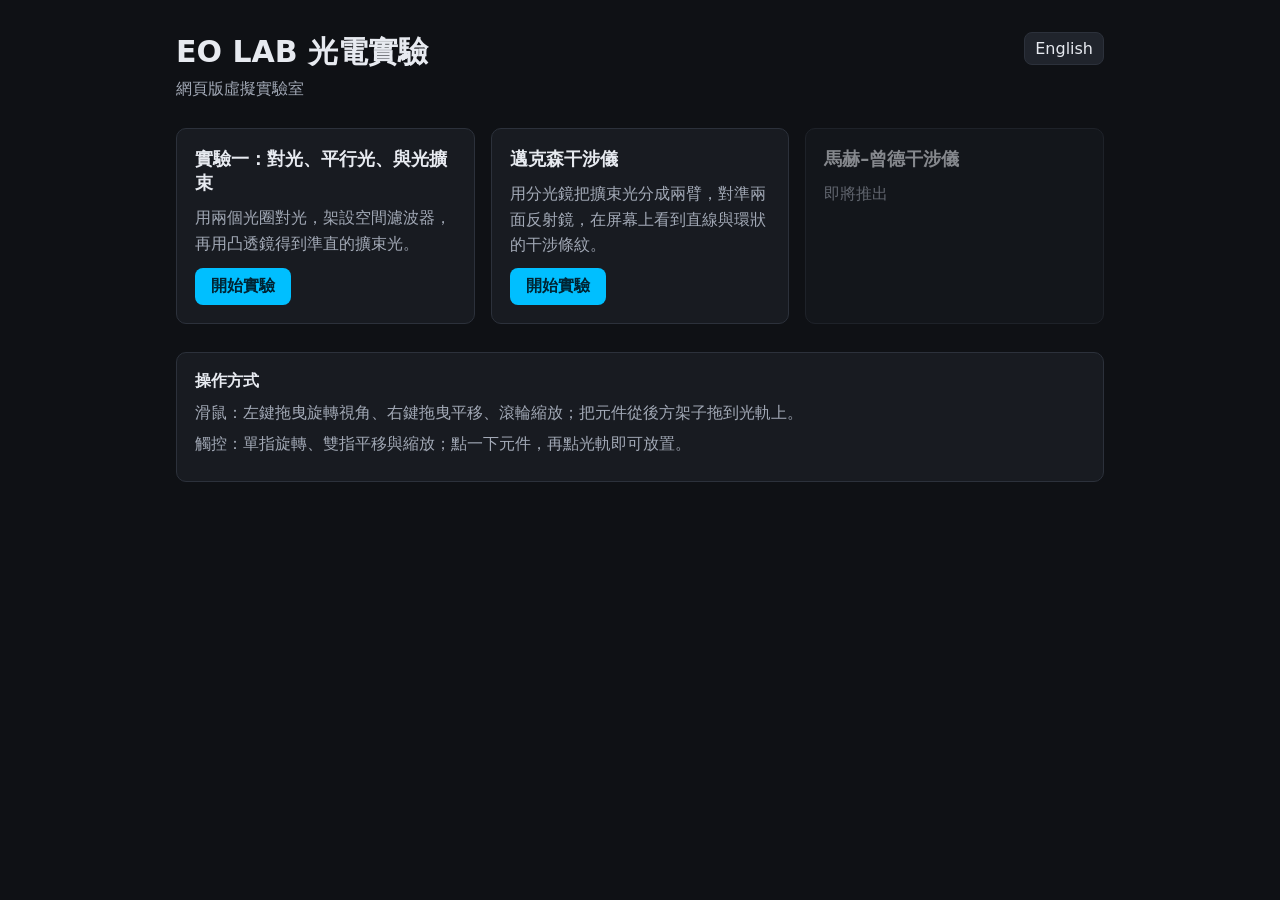
<file: index.html>
<!doctype html>
<html lang="zh-Hant-TW">
<head>
  <meta charset="utf-8">
  <meta name="viewport" content="width=device-width, initial-scale=1">
  <title>EO LAB</title>
  <link rel="stylesheet" href="./css/style.css">
</head>
<body class="lobby-page">
  <main class="lobby">
    <header class="lobby-header">
      <div>
        <h1 data-i18n="app.title"></h1>
        <p class="lobby-subtitle" data-i18n="lobby.subtitle"></p>
      </div>
      <button type="button" class="lang-btn"></button>
    </header>
    <section class="cards">
      <article class="card">
        <h2 data-i18n="lobby.exp1.title"></h2>
        <p data-i18n="lobby.exp1.body"></p>
        <a class="card-action" href="./laser.html" data-i18n="lobby.start"></a>
      </article>
      <article class="card">
        <h2 data-i18n="lobby.michelson.title"></h2>
        <p data-i18n="lobby.michelson.body"></p>
        <a class="card-action" href="./michelson.html" data-i18n="lobby.start"></a>
      </article>
      <article class="card disabled" aria-disabled="true">
        <h2 data-i18n="lobby.mz.title"></h2>
        <p data-i18n="lobby.comingLater"></p>
      </article>
    </section>
    <section class="controls-guide">
      <h2 data-i18n="lobby.controls.title"></h2>
      <p data-i18n="lobby.controls.mouse"></p>
      <p data-i18n="lobby.controls.touch"></p>
    </section>
  </main>
  <script type="module" src="./js/lobby.js"></script>
</body>
</html>
</file>
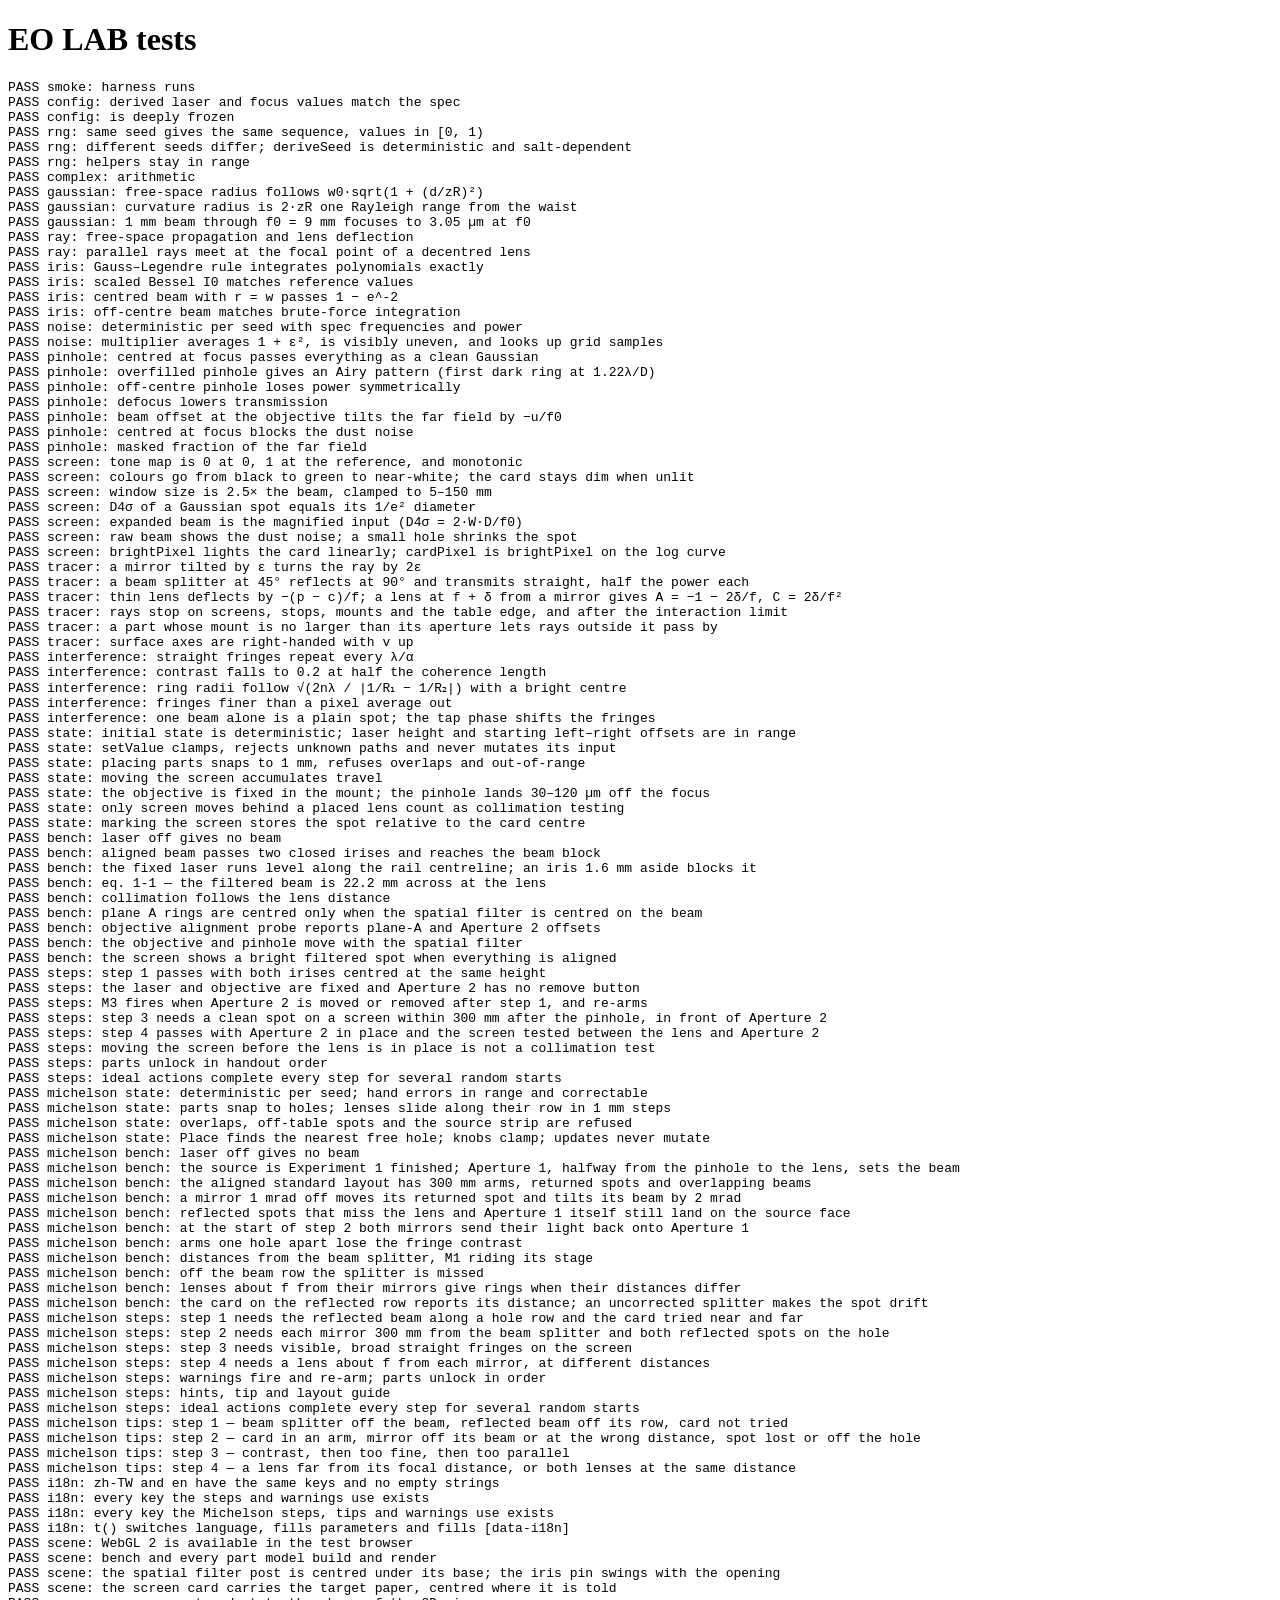
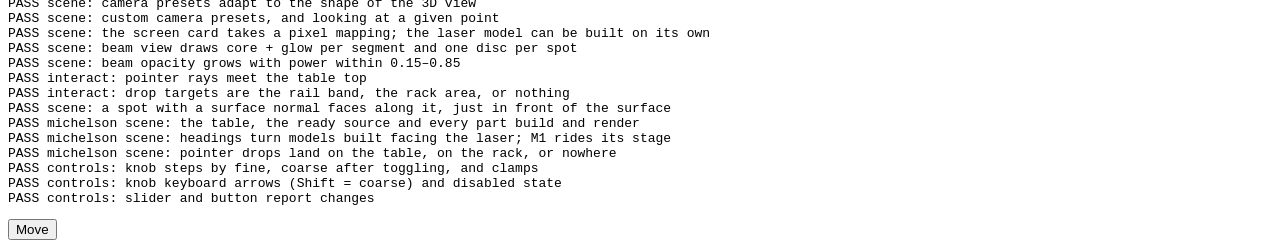
<file: tests/index.html>
<!doctype html>
<html lang="en">
<head>
  <meta charset="utf-8">
  <title>EO LAB tests</title>
  <script type="importmap">
    { "imports": { "three": "../js/vendor/three.module.min.js", "three/addons/": "../js/vendor/addons/" } }
  </script>
</head>
<body>
  <h1>EO LAB tests</h1>
  <pre id="results">running…</pre>
  <div id="sandbox"></div>
  <script type="module">
    import { run, reportFatal } from './harness.js';
    try {
      await import('./all.js');
    } catch (error) {
      reportFatal(error);
    }
    await run({ filter: new URLSearchParams(location.search).get('filter') ?? '' });
  </script>
</body>
</html>
</file>
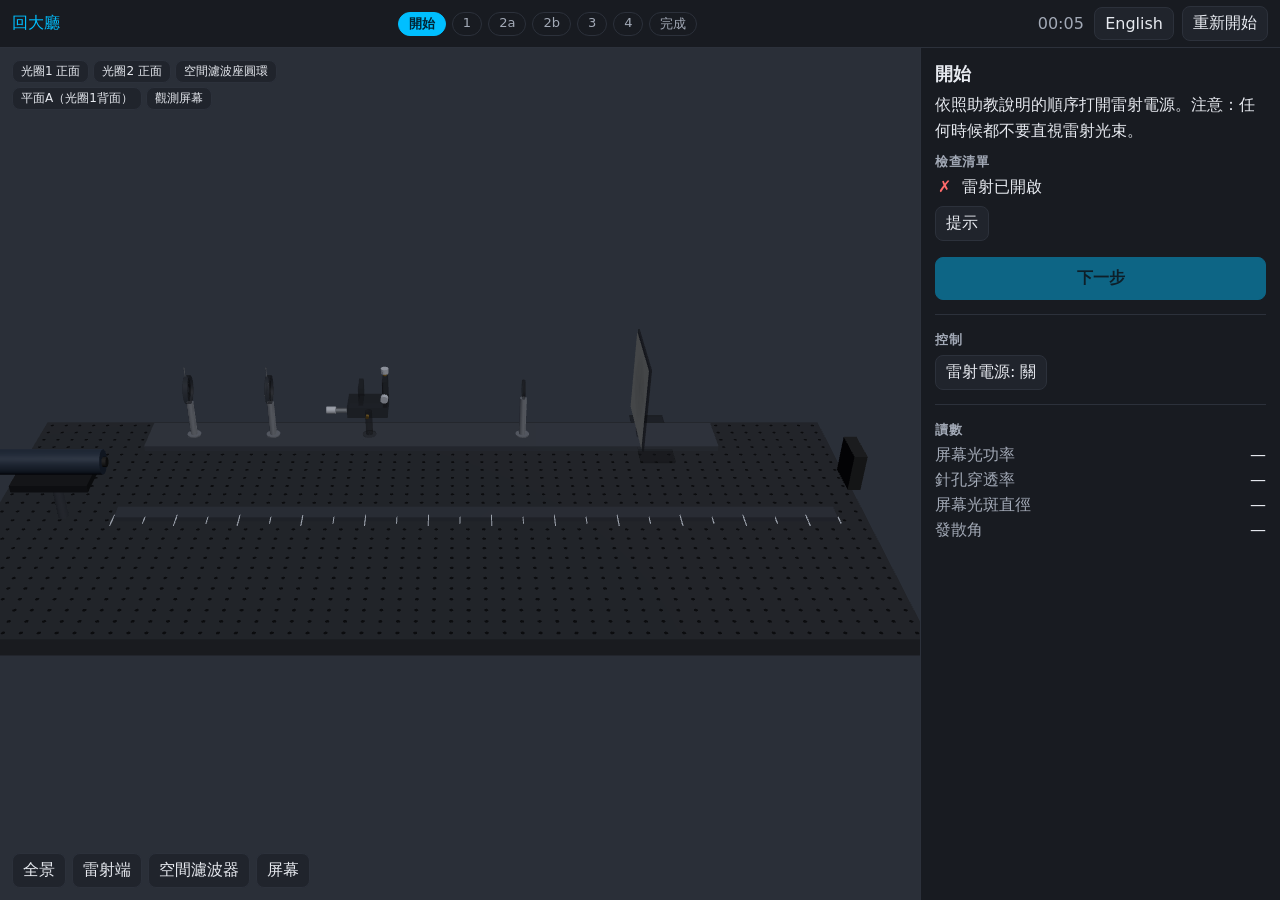
<file: laser.html>
<!doctype html>
<html lang="zh-Hant-TW">
<head>
  <meta charset="utf-8">
  <meta name="viewport" content="width=device-width, initial-scale=1">
  <title>EO LAB · 實驗一</title>
  <link rel="stylesheet" href="./css/style.css">
  <script>
    window.eolab = { ready: false, errors: [] };
    window.addEventListener('error', (e) => window.eolab.errors.push(String(e.message || e)));
    window.addEventListener('unhandledrejection', (e) => window.eolab.errors.push(String((e.reason && e.reason.message) || e.reason)));
  </script>
  <script type="importmap">
    { "imports": { "three": "./js/vendor/three.module.min.js", "three/addons/": "./js/vendor/addons/" } }
  </script>
</head>
<body class="lab-page">
  <header class="topbar">
    <a class="topbar-back" href="./index.html" data-i18n="ui.back"></a>
    <ol class="progress"></ol>
    <div class="topbar-actions">
      <span class="timer" role="timer">00:00</span>
      <button type="button" class="lang-btn"></button>
      <button type="button" class="restart-btn" data-i18n="ui.restart"></button>
    </div>
  </header>
  <main class="lab">
    <div class="viewport" id="viewport"></div>
    <div class="nowebgl" hidden data-i18n="ui.noWebgl"></div>
    <div class="camera-presets" id="camera-presets"></div>
    <div class="insets" id="insets"></div>
    <aside class="panel" id="panel"></aside>
  </main>
  <script type="module" src="./js/app.js"></script>
</body>
</html>
</file>
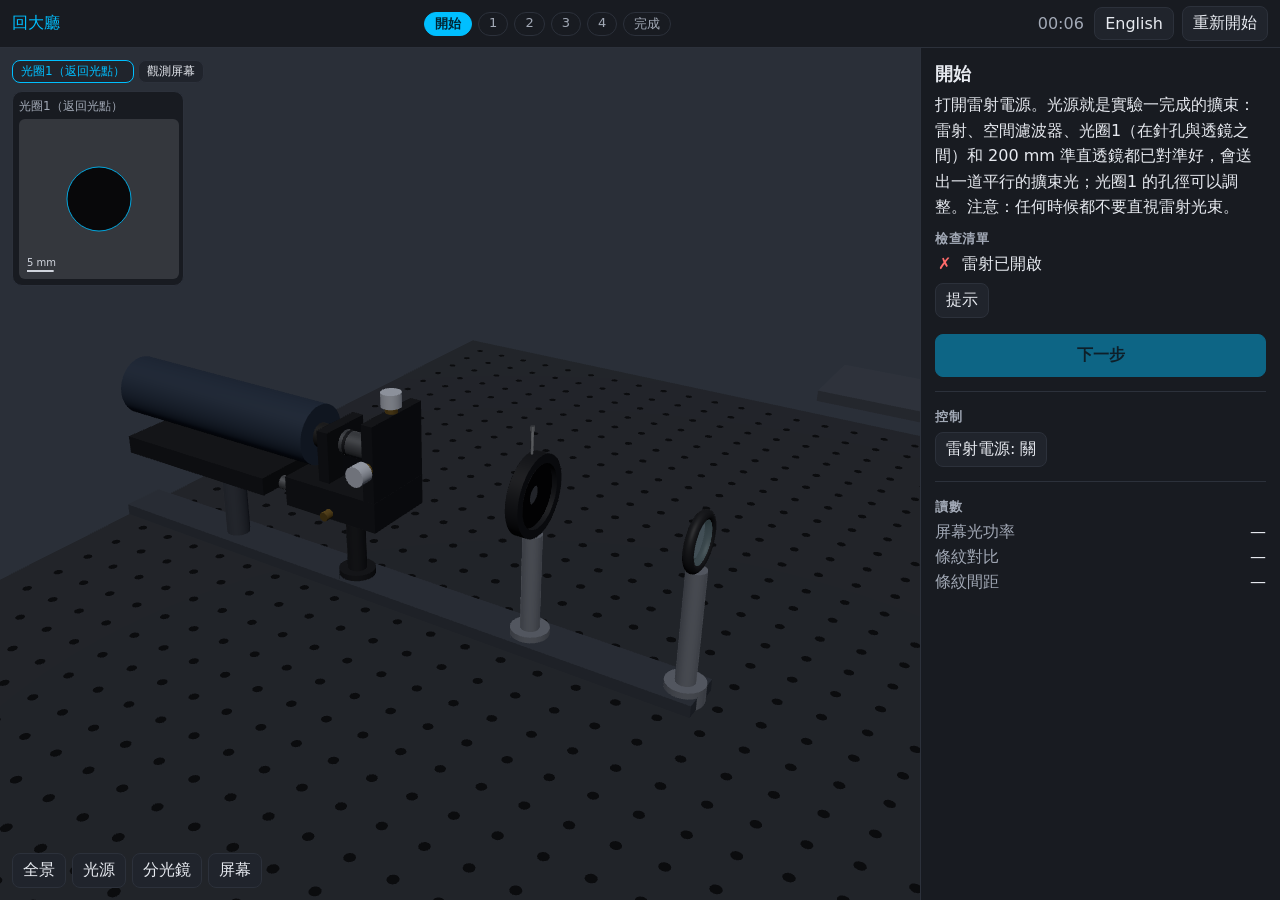
<file: michelson.html>
<!doctype html>
<html lang="zh-Hant-TW">
<head>
  <meta charset="utf-8">
  <meta name="viewport" content="width=device-width, initial-scale=1">
  <title>EO LAB · 邁克森干涉儀</title>
  <link rel="stylesheet" href="./css/style.css">
  <script>
    window.eolab = { ready: false, errors: [] };
    window.addEventListener('error', (e) => window.eolab.errors.push(String(e.message || e)));
    window.addEventListener('unhandledrejection', (e) => window.eolab.errors.push(String((e.reason && e.reason.message) || e.reason)));
  </script>
  <script type="importmap">
    { "imports": { "three": "./js/vendor/three.module.min.js", "three/addons/": "./js/vendor/addons/" } }
  </script>
</head>
<body class="lab-page">
  <header class="topbar">
    <a class="topbar-back" href="./index.html" data-i18n="ui.back"></a>
    <ol class="progress"></ol>
    <div class="topbar-actions">
      <span class="timer" role="timer">00:00</span>
      <button type="button" class="lang-btn"></button>
      <button type="button" class="restart-btn" data-i18n="ui.restart"></button>
    </div>
  </header>
  <main class="lab">
    <div class="viewport" id="viewport"></div>
    <div class="nowebgl" hidden data-i18n="ui.noWebgl"></div>
    <div class="camera-presets" id="camera-presets"></div>
    <div class="insets" id="insets"></div>
    <aside class="panel" id="panel"></aside>
  </main>
  <script type="module" src="./js/michelson-app.js"></script>
</body>
</html>
</file>
<file: css/style.css>
/* EO LAB Web — shared styles (laser.html and index.html). */
:root {
  --bg: #0f1115;
  --surface: #181b21;
  --surface-2: #20242c;
  --border: #2c313b;
  --text: #e7eaf0;
  --text-dim: #a2a9b6;
  --accent: #00bfff;
  --pass: #3ccf6e;
  --fail: #ff6b6b;
  --warn: #ffb347;
  --radius: 10px;
  --panel-width: 360px;
  --topbar-height: 48px;
  color-scheme: dark;
  font-family: system-ui, -apple-system, "Segoe UI", "PingFang TC", "Microsoft JhengHei", "Noto Sans TC", sans-serif;
}

* { box-sizing: border-box; }
html, body { margin: 0; height: 100%; background: var(--bg); color: var(--text); }
button { font: inherit; color: inherit; background: var(--surface-2); border: 1px solid var(--border); border-radius: 8px; padding: 6px 10px; cursor: pointer; }
button:hover:not(:disabled) { border-color: var(--accent); }
button:disabled { opacity: 0.45; cursor: not-allowed; }
a { color: var(--accent); }
:focus-visible { outline: 2px solid var(--accent); outline-offset: 2px; }
[hidden] { display: none !important; }
.lab-page { overflow: hidden; }

/* top bar */
.topbar { position: fixed; inset: 0 0 auto 0; height: var(--topbar-height); display: flex; align-items: center; gap: 12px; padding: 0 12px; background: var(--surface); border-bottom: 1px solid var(--border); z-index: 20; }
.topbar-back { text-decoration: none; white-space: nowrap; }
.progress { display: flex; gap: 6px; list-style: none; margin: 0 auto; padding: 0; overflow-x: auto; }
.progress li { padding: 2px 10px; border-radius: 999px; border: 1px solid var(--border); color: var(--text-dim); font-size: 13px; white-space: nowrap; }
.progress li.done { color: var(--pass); border-color: var(--pass); }
.progress li.current { color: #002433; background: var(--accent); border-color: var(--accent); font-weight: 700; }
.topbar-actions { display: flex; align-items: center; gap: 8px; }
.timer { min-width: 5ch; text-align: center; font-variant-numeric: tabular-nums; color: var(--text-dim); white-space: nowrap; }
.topbar-actions button, .lang-btn { white-space: nowrap; }

/* lab layout */
.lab { position: fixed; inset: var(--topbar-height) 0 0 0; }
.viewport { position: absolute; inset: 0 var(--panel-width) 0 0; }
.viewport canvas { display: block; width: 100%; height: 100%; touch-action: none; }
.nowebgl { position: absolute; left: 24px; right: calc(var(--panel-width) + 24px); top: 40%; padding: 16px; background: var(--surface); border: 1px solid var(--border); border-radius: var(--radius); line-height: 1.6; }
.camera-presets { position: absolute; left: 12px; bottom: 12px; display: flex; gap: 6px; flex-wrap: wrap; }
.insets { position: absolute; left: 12px; top: 12px; display: flex; flex-direction: column; gap: 8px; max-height: calc(100% - 70px); overflow-y: auto; }
.inset-toggles { display: flex; gap: 4px; flex-wrap: wrap; max-width: 360px; }
.inset-toggles button { padding: 2px 8px; font-size: 12px; }
.inset-toggles button[aria-pressed="true"] { border-color: var(--accent); color: var(--accent); }
.inset { margin: 0; width: 172px; padding: 6px; background: var(--surface); border: 1px solid var(--border); border-radius: var(--radius); }
.inset figcaption { margin-bottom: 4px; font-size: 12px; color: var(--text-dim); }
.inset canvas { display: block; width: 160px; height: 160px; border-radius: 6px; }

/* panel */
.panel { position: absolute; top: 0; right: 0; bottom: 0; width: var(--panel-width); display: flex; flex-direction: column; gap: 14px; padding: 14px; overflow-y: auto; background: var(--surface); border-left: 1px solid var(--border); }
.sheet-handle { display: none; }
.panel h2 { margin: 0 0 6px; font-size: 18px; }
.panel h3 { margin: 10px 0 6px; font-size: 13px; font-weight: 600; letter-spacing: 0.04em; color: var(--text-dim); }
.step-body { margin: 0; line-height: 1.6; }
.checklist { display: grid; gap: 4px; margin: 0; padding: 0; list-style: none; }
.checklist li { display: flex; align-items: baseline; gap: 8px; }
.checklist .mark { width: 1.2em; text-align: center; font-weight: 700; }
.checklist li.pass .mark { color: var(--pass); }
.checklist li.fail .mark { color: var(--fail); }
.hint-btn { margin-top: 8px; align-self: flex-start; }
.hints { margin: 6px 0 0; padding-left: 20px; line-height: 1.5; color: var(--warn); }
.think details { margin-top: 6px; padding: 6px 10px; background: var(--surface-2); border: 1px solid var(--border); border-radius: 8px; }
.think summary { cursor: pointer; color: var(--accent); }
.think p { margin: 6px 0 0; line-height: 1.5; }
.summary p { margin: 4px 0; }
.summary-restart { margin-top: 6px; }
.next-btn { width: 100%; margin-top: 10px; padding: 10px; font-weight: 700; color: #002433; background: var(--accent); border-color: var(--accent); }
.controls-card, .readouts-card { padding-top: 6px; border-top: 1px solid var(--border); }
.controls-current, .controls-earlier { display: grid; gap: 10px; }
.controls-more summary { margin: 8px 0; cursor: pointer; color: var(--text-dim); }
.readouts { display: grid; grid-template-columns: 1fr auto; gap: 4px 12px; margin: 0; }
.readouts dt { color: var(--text-dim); }
.readouts dd { margin: 0; font-variant-numeric: tabular-nums; }

/* controls */
.control { display: grid; gap: 4px; }
.control-label { font-size: 13px; color: var(--text-dim); }
.control-value { font-variant-numeric: tabular-nums; }
.knob-row, .position-row { display: flex; align-items: center; gap: 6px; }
.dial { width: 40px; height: 40px; border-radius: 50%; cursor: ns-resize; touch-action: none; }
.dial svg { width: 100%; height: 100%; }
.dial circle { fill: var(--surface-2); stroke: var(--accent); stroke-width: 2; }
.dial line { stroke: var(--text); stroke-width: 3; stroke-linecap: round; }
.step { width: 34px; height: 34px; padding: 0; font-size: 18px; }
.mode { padding: 4px 8px; font-size: 12px; }
.slider input[type="range"] { width: 100%; accent-color: var(--accent); }
.position-input { width: 84px; padding: 6px; font: inherit; color: var(--text); background: var(--bg); border: 1px solid var(--border); border-radius: 6px; }
.control.disabled { opacity: 0.5; }
button.control { justify-self: start; }
button.pressed { color: var(--pass); border-color: var(--pass); }

/* toasts */
.toast-host { position: fixed; left: 50%; bottom: 24px; z-index: 50; display: grid; gap: 8px; transform: translateX(-50%); pointer-events: none; }
.toast { max-width: min(90vw, 520px); padding: 10px 14px; color: #ffe2b5; background: #3a2a10; border: 1px solid var(--warn); border-radius: 8px; box-shadow: 0 6px 24px rgba(0, 0, 0, 0.4); transition: opacity 0.4s; }
.toast.leaving { opacity: 0; }

/* narrow screens: the panel becomes a bottom sheet */
@media (max-width: 767px) {
  :root { --panel-width: 0px; --sheet: 45%; }
  .lab:has(.panel.full) { --sheet: calc(100% - 12px); }
  .lab:has(.panel.collapsed) { --sheet: 56px; }
  /* the 3D view ends where the sheet starts, so camera presets frame what is actually visible */
  .viewport { inset: 0 0 var(--sheet) 0; }
  .panel { top: auto; left: 0; right: 0; width: auto; height: var(--sheet); border-left: 0; border-top: 1px solid var(--border); border-radius: 14px 14px 0 0; }
  .panel.collapsed { overflow: hidden; }
  .sheet-handle { display: block; align-self: center; padding: 4px 14px; font-size: 12px; }
  .nowebgl { right: 24px; top: 20%; }
  .insets { flex-direction: row; flex-wrap: wrap; max-width: calc(100% - 24px); max-height: 40%; }
  .inset { width: 112px; }
  .inset canvas { width: 100px; height: 100px; }
  .camera-presets { bottom: calc(var(--sheet) + 12px); }
  /* room for the timer: only the current step's chip (the panel title names the step too) */
  .topbar { gap: 8px; padding: 0 8px; }
  .progress li { padding: 2px 6px; }
  .progress li:not(.current) { display: none; }
}
/* lobby */
.lobby-page { overflow-y: auto; }
.lobby { max-width: 960px; margin: 0 auto; padding: 32px 16px 48px; }
.lobby-header { display: flex; align-items: flex-start; justify-content: space-between; gap: 16px; }
.lobby-header h1 { margin: 0; font-size: 30px; }
.lobby-subtitle { margin: 6px 0 0; color: var(--text-dim); }
.cards { display: grid; grid-template-columns: repeat(auto-fit, minmax(240px, 1fr)); gap: 16px; margin: 28px 0; }
.card { display: flex; flex-direction: column; gap: 10px; padding: 18px; background: var(--surface); border: 1px solid var(--border); border-radius: var(--radius); }
.card h2 { margin: 0; font-size: 18px; }
.card p { margin: 0; line-height: 1.6; color: var(--text-dim); }
.card.disabled { opacity: 0.55; }
.card-action { align-self: flex-start; margin-top: auto; padding: 8px 16px; font-weight: 700; color: #002433; text-decoration: none; background: var(--accent); border-radius: 8px; }
.controls-guide { padding: 18px; background: var(--surface); border: 1px solid var(--border); border-radius: var(--radius); }
.controls-guide h2 { margin: 0 0 8px; font-size: 16px; }
.controls-guide p { margin: 6px 0; line-height: 1.6; color: var(--text-dim); }

/* Michelson: the tip about what is wrong right now, and the placement buttons */
.tip { margin: 8px 0 0; padding: 8px 10px; border-left: 3px solid var(--warn); border-radius: 6px; background: var(--surface-2); line-height: 1.5; }
.place-row { display: flex; flex-wrap: wrap; gap: 6px; margin-top: 4px; }
.place-row .button { padding: 4px 8px; font-size: 13px; }
@media (max-width: 767px) {
  .inset-toggles { flex-basis: 100%; }   /* the close-up toggles always get a line of their own */
}
</file>
